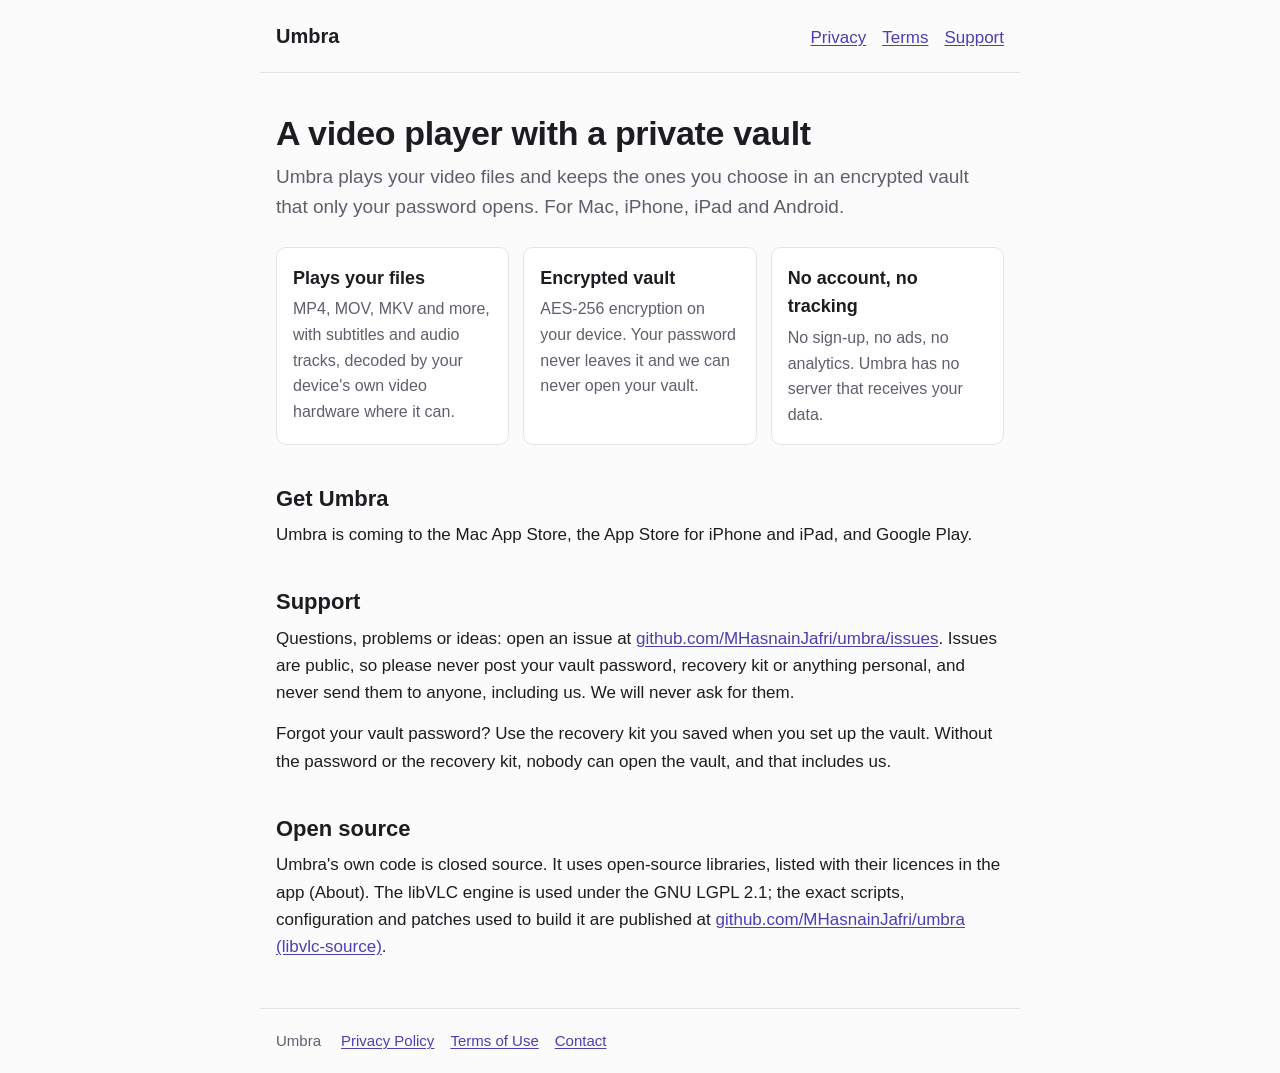
<file: index.html>
<!doctype html>
<html lang="en">
<head>
<meta charset="utf-8">
<meta name="viewport" content="width=device-width, initial-scale=1">
<meta http-equiv="Content-Security-Policy" content="default-src 'none'; style-src 'self'; img-src 'self'; base-uri 'none'; form-action 'none'">
<meta name="referrer" content="no-referrer">
<meta name="description" content="Umbra is a video player with an encrypted private vault for Mac, iPhone, iPad and Android. No account, no ads, no tracking.">
<title>Umbra</title>
<link rel="stylesheet" href="style.css">
</head>
<body>
<header class="site">
  <a class="name" href="./">Umbra</a>
  <nav>
    <a href="privacy.html">Privacy</a>
    <a href="terms.html">Terms</a>
    <a href="#support">Support</a>
  </nav>
</header>

<main>
  <h1>A video player with a private vault</h1>
  <p class="lead">Umbra plays your video files and keeps the ones you choose in an encrypted vault that
  only your password opens. For Mac, iPhone, iPad and Android.</p>

  <div class="cards">
    <div class="card">
      <h3>Plays your files</h3>
      <p>MP4, MOV, MKV and more, with subtitles and audio tracks, decoded by your device's own video hardware where it can.</p>
    </div>
    <div class="card">
      <h3>Encrypted vault</h3>
      <p>AES-256 encryption on your device. Your password never leaves it and we can never open your vault.</p>
    </div>
    <div class="card">
      <h3>No account, no tracking</h3>
      <p>No sign-up, no ads, no analytics. Umbra has no server that receives your data.</p>
    </div>
  </div>

  <h2>Get Umbra</h2>
  <p>Umbra is coming to the Mac App Store, the App Store for iPhone and iPad, and Google Play.</p>

  <h2 id="support">Support</h2>
  <p>Questions, problems or ideas: open an issue at <a href="https://github.com/MHasnainJafri/umbra/issues">github.com/MHasnainJafri/umbra/issues</a>. Issues are public, so please never post
  your vault password, recovery kit or anything personal, and never send them to anyone, including us. We will never ask for them.</p>
  <p>Forgot your vault password? Use the recovery kit you saved when you set up the vault. Without the
  password or the recovery kit, nobody can open the vault, and that includes us.</p>

  <h2>Open source</h2>
  <p>Umbra's own code is closed source. It uses open-source libraries, listed with their licences in the
  app (About). The libVLC engine is used under the GNU LGPL 2.1; the exact scripts, configuration and
  patches used to build it are published at
  <a href="https://github.com/MHasnainJafri/umbra/tree/main/libvlc-source">github.com/MHasnainJafri/umbra (libvlc-source)</a>.</p>
</main>

<footer class="site">
  <span>Umbra</span>
  <nav>
    <a href="privacy.html">Privacy Policy</a>
    <a href="terms.html">Terms of Use</a>
    <a href="https://github.com/MHasnainJafri/umbra/issues">Contact</a>
  </nav>
</footer>
</body>
</html>
</file>
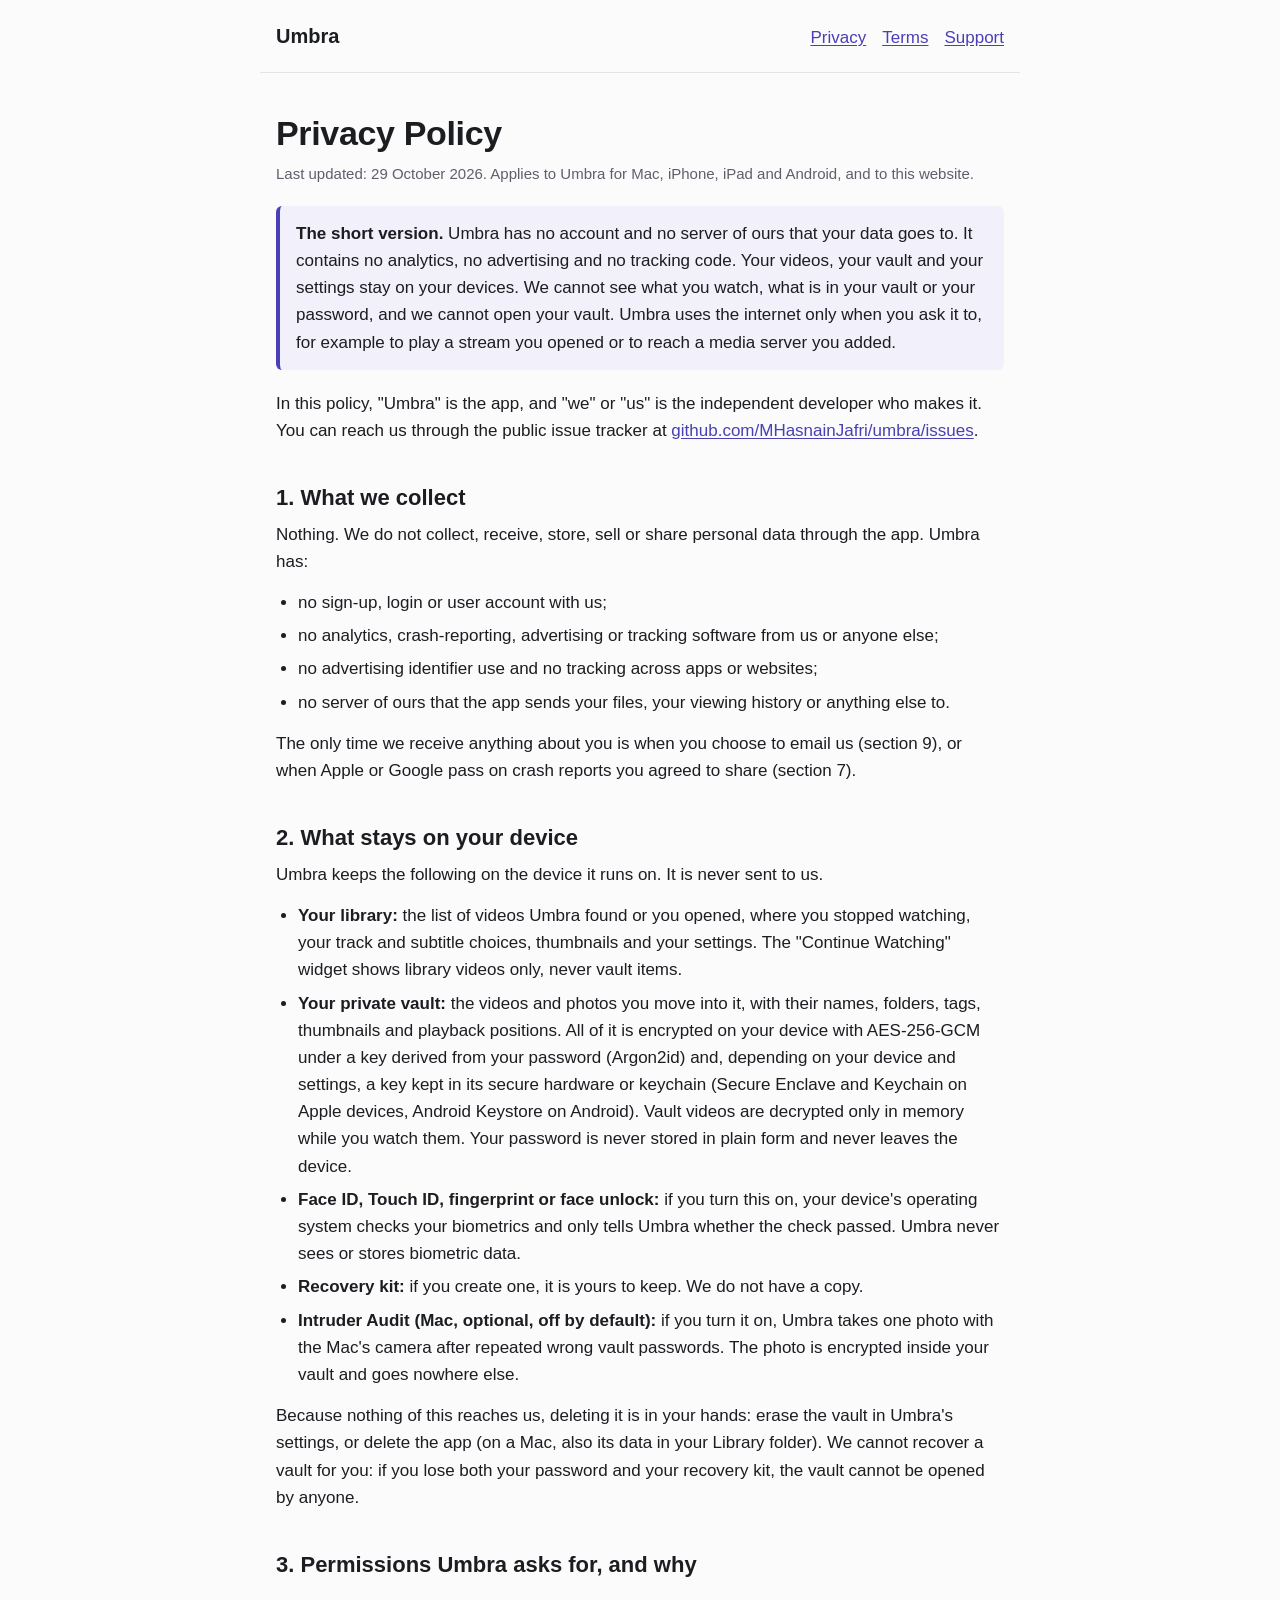
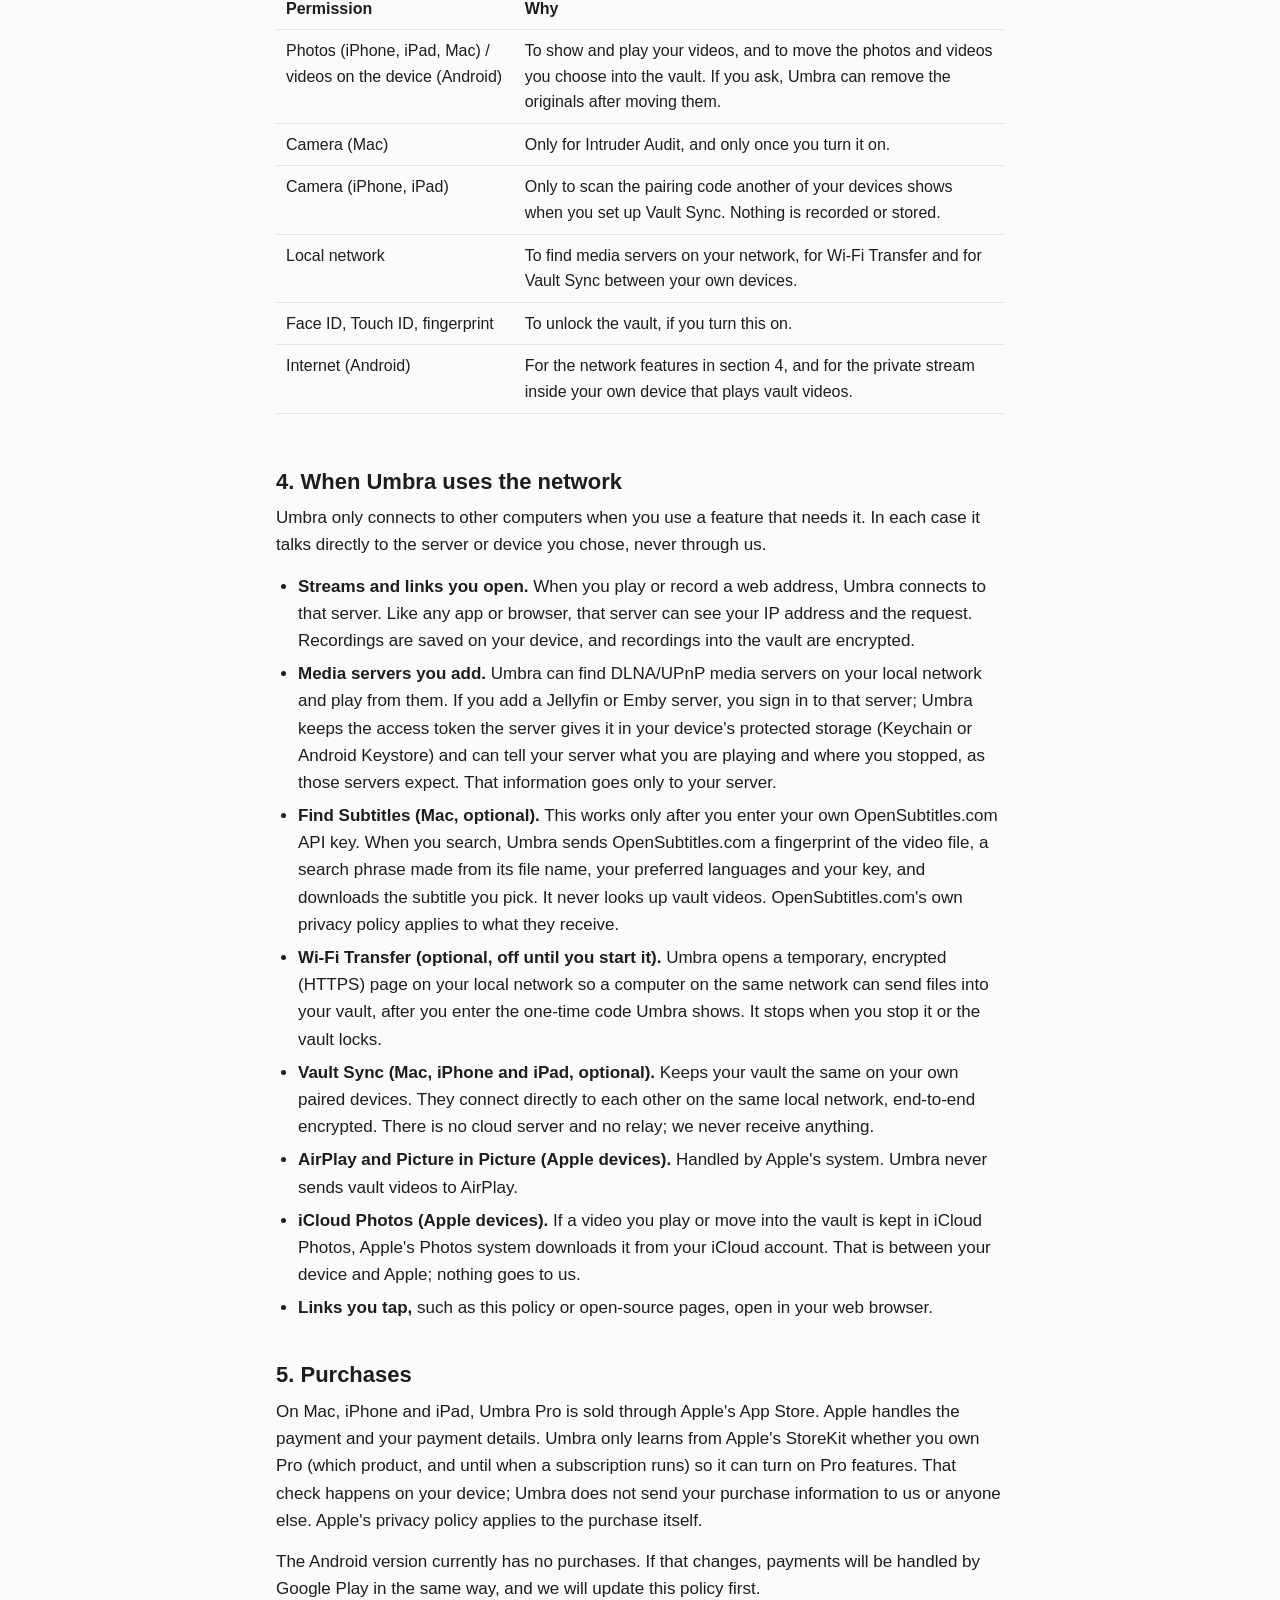
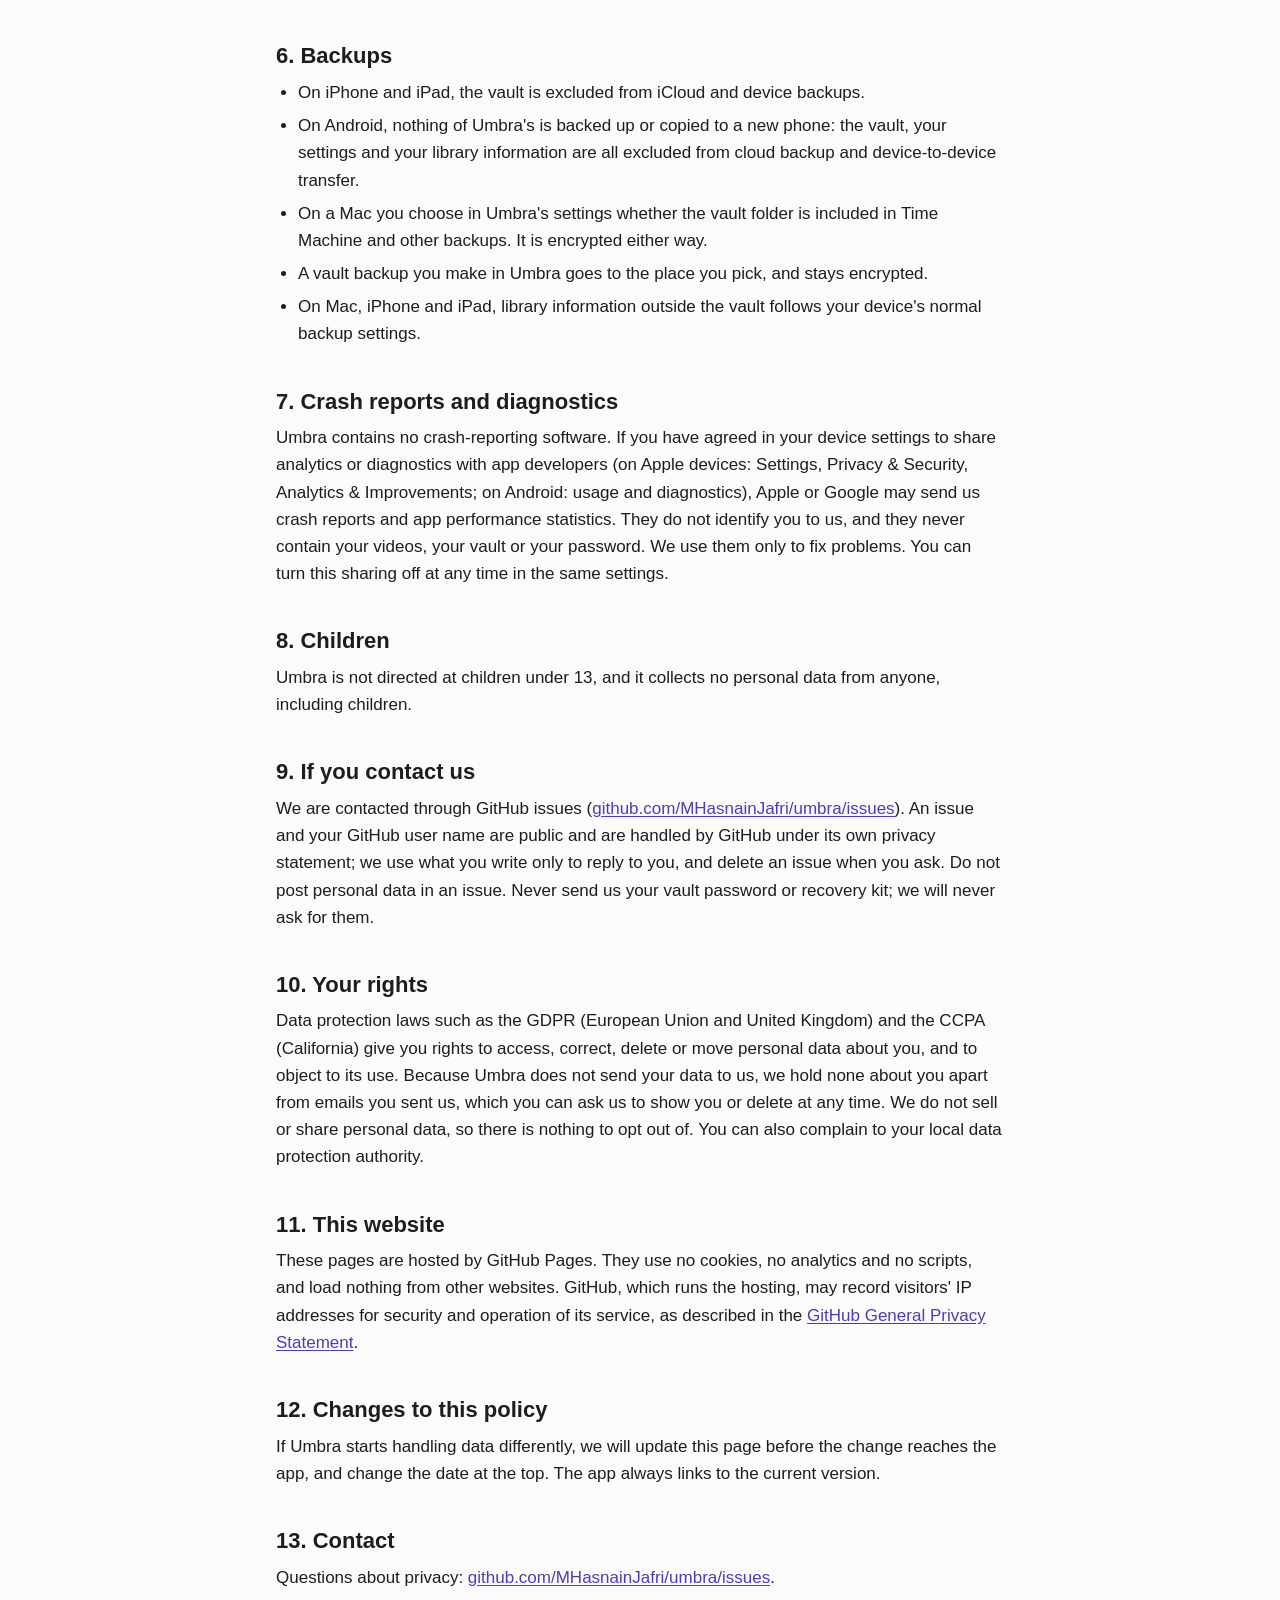
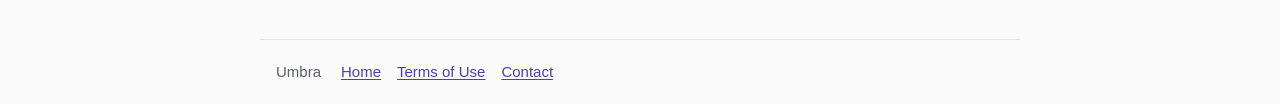
<file: privacy.html>
<!doctype html>
<html lang="en">
<head>
<meta charset="utf-8">
<meta name="viewport" content="width=device-width, initial-scale=1">
<meta http-equiv="Content-Security-Policy" content="default-src 'none'; style-src 'self'; img-src 'self'; base-uri 'none'; form-action 'none'">
<meta name="referrer" content="no-referrer">
<meta name="description" content="Umbra's privacy policy: no account, no analytics, no tracking. Your videos and your vault stay on your devices.">
<title>Umbra Privacy Policy</title>
<link rel="stylesheet" href="style.css">
</head>
<body>
<header class="site">
  <a class="name" href="./">Umbra</a>
  <nav>
    <a href="privacy.html" aria-current="page">Privacy</a>
    <a href="terms.html">Terms</a>
    <a href="./#support">Support</a>
  </nav>
</header>

<main>
  <h1>Privacy Policy</h1>
  <p class="updated">Last updated: 29 October 2026. Applies to Umbra for Mac, iPhone, iPad and Android, and to this website.</p>

  <div class="note">
    <p><strong>The short version.</strong> Umbra has no account and no server of ours that your data goes to. It
    contains no analytics, no advertising and no tracking code. Your videos, your vault and your settings stay
    on your devices. We cannot see what you watch, what is in your vault or your password, and we cannot open
    your vault. Umbra uses the internet only when you ask it to, for example to play a stream you opened or to
    reach a media server you added.</p>
  </div>

  <p>In this policy, "Umbra" is the app, and "we" or "us" is the independent developer who makes it. You can
  reach us through the public issue tracker at <a href="https://github.com/MHasnainJafri/umbra/issues">github.com/MHasnainJafri/umbra/issues</a>.</p>

  <h2>1. What we collect</h2>
  <p>Nothing. We do not collect, receive, store, sell or share personal data through the app. Umbra has:</p>
  <ul>
    <li>no sign-up, login or user account with us;</li>
    <li>no analytics, crash-reporting, advertising or tracking software from us or anyone else;</li>
    <li>no advertising identifier use and no tracking across apps or websites;</li>
    <li>no server of ours that the app sends your files, your viewing history or anything else to.</li>
  </ul>
  <p>The only time we receive anything about you is when you choose to email us (section 9), or when Apple or
  Google pass on crash reports you agreed to share (section 7).</p>

  <h2>2. What stays on your device</h2>
  <p>Umbra keeps the following on the device it runs on. It is never sent to us.</p>
  <ul>
    <li><strong>Your library:</strong> the list of videos Umbra found or you opened, where you stopped watching,
    your track and subtitle choices, thumbnails and your settings. The "Continue Watching" widget shows library
    videos only, never vault items.</li>
    <li><strong>Your private vault:</strong> the videos and photos you move into it, with their names, folders,
    tags, thumbnails and playback positions. All of it is encrypted on your device with AES-256-GCM under a
    key derived from your password (Argon2id) and, depending on your device and settings, a key kept in its
    secure hardware or keychain (Secure Enclave and Keychain on Apple devices, Android Keystore on Android).
    Vault videos are decrypted only in memory while you watch them. Your password is never stored in plain
    form and never leaves the device.</li>
    <li><strong>Face ID, Touch ID, fingerprint or face unlock:</strong> if you turn this on, your device's
    operating system checks your biometrics and only tells Umbra whether the check passed. Umbra never sees or
    stores biometric data.</li>
    <li><strong>Recovery kit:</strong> if you create one, it is yours to keep. We do not have a copy.</li>
    <li><strong>Intruder Audit (Mac, optional, off by default):</strong> if you turn it on, Umbra takes one
    photo with the Mac's camera after repeated wrong vault passwords. The photo is encrypted inside your vault
    and goes nowhere else.</li>
  </ul>
  <p>Because nothing of this reaches us, deleting it is in your hands: erase the vault in Umbra's settings, or
  delete the app (on a Mac, also its data in your Library folder). We cannot recover a vault for you: if you
  lose both your password and your recovery kit, the vault cannot be opened by anyone.</p>

  <h2>3. Permissions Umbra asks for, and why</h2>
  <div class="table-wrap">
  <table>
    <thead><tr><th>Permission</th><th>Why</th></tr></thead>
    <tbody>
      <tr><td>Photos (iPhone, iPad, Mac) / videos on the device (Android)</td><td>To show and play your videos, and to move the photos and videos you choose into the vault. If you ask, Umbra can remove the originals after moving them.</td></tr>
      <tr><td>Camera (Mac)</td><td>Only for Intruder Audit, and only once you turn it on.</td></tr>
      <tr><td>Camera (iPhone, iPad)</td><td>Only to scan the pairing code another of your devices shows when you set up Vault Sync. Nothing is recorded or stored.</td></tr>
      <tr><td>Local network</td><td>To find media servers on your network, for Wi-Fi Transfer and for Vault Sync between your own devices.</td></tr>
      <tr><td>Face ID, Touch ID, fingerprint</td><td>To unlock the vault, if you turn this on.</td></tr>
      <tr><td>Internet (Android)</td><td>For the network features in section 4, and for the private stream inside your own device that plays vault videos.</td></tr>
    </tbody>
  </table>
  </div>

  <h2>4. When Umbra uses the network</h2>
  <p>Umbra only connects to other computers when you use a feature that needs it. In each case it talks
  directly to the server or device you chose, never through us.</p>
  <ul>
    <li><strong>Streams and links you open.</strong> When you play or record a web address, Umbra connects to that
    server. Like any app or browser, that server can see your IP address and the request. Recordings are saved on
    your device, and recordings into the vault are encrypted.</li>
    <li><strong>Media servers you add.</strong> Umbra can find DLNA/UPnP media servers on your local network and
    play from them. If you add a Jellyfin or Emby server, you sign in to that server; Umbra keeps the access
    token the server gives it in your device's protected storage (Keychain or Android Keystore) and can tell
    your server what you are playing and where you stopped, as those servers expect. That information goes
    only to your server.</li>
    <li><strong>Find Subtitles (Mac, optional).</strong> This works only after you enter your own
    OpenSubtitles.com API key. When you search, Umbra sends OpenSubtitles.com a fingerprint of the video file,
    a search phrase made from its file name, your preferred languages and your key, and downloads the subtitle
    you pick. It never looks up vault videos. OpenSubtitles.com's own privacy policy applies to what they
    receive.</li>
    <li><strong>Wi-Fi Transfer (optional, off until you start it).</strong> Umbra opens a temporary, encrypted
    (HTTPS) page on your local network so a computer on the same network can send files into your vault, after
    you enter the one-time code Umbra shows. It stops when you stop it or the vault locks.</li>
    <li><strong>Vault Sync (Mac, iPhone and iPad, optional).</strong> Keeps your vault the same on your own
    paired devices. They connect directly to each other on the same local network, end-to-end encrypted. There
    is no cloud server and no relay; we never receive anything.</li>
    <li><strong>AirPlay and Picture in Picture (Apple devices).</strong> Handled by Apple's system. Umbra never
    sends vault videos to AirPlay.</li>
    <li><strong>iCloud Photos (Apple devices).</strong> If a video you play or move into the vault is kept in
    iCloud Photos, Apple's Photos system downloads it from your iCloud account. That is between your device and
    Apple; nothing goes to us.</li>
    <li><strong>Links you tap,</strong> such as this policy or open-source pages, open in your web browser.</li>
  </ul>

  <h2>5. Purchases</h2>
  <p>On Mac, iPhone and iPad, Umbra Pro is sold through Apple's App Store. Apple handles the payment and your
  payment details. Umbra only learns from Apple's StoreKit whether you own Pro (which product, and until when a
  subscription runs) so it can turn on Pro features. That check happens on your device; Umbra does not send
  your purchase information to us or anyone else. Apple's privacy policy applies to the purchase itself.</p>
  <p>The Android version currently has no purchases. If that changes, payments will be handled by Google Play
  in the same way, and we will update this policy first.</p>

  <h2>6. Backups</h2>
  <ul>
    <li>On iPhone and iPad, the vault is excluded from iCloud and device backups.</li>
    <li>On Android, nothing of Umbra's is backed up or copied to a new phone: the vault, your settings and
    your library information are all excluded from cloud backup and device-to-device transfer.</li>
    <li>On a Mac you choose in Umbra's settings whether the vault folder is included in Time Machine and other
    backups. It is encrypted either way.</li>
    <li>A vault backup you make in Umbra goes to the place you pick, and stays encrypted.</li>
    <li>On Mac, iPhone and iPad, library information outside the vault follows your device's normal backup
    settings.</li>
  </ul>

  <h2>7. Crash reports and diagnostics</h2>
  <p>Umbra contains no crash-reporting software. If you have agreed in your device settings to share analytics
  or diagnostics with app developers (on Apple devices: Settings, Privacy &amp; Security, Analytics &amp;
  Improvements; on Android: usage and diagnostics), Apple or Google may send us crash reports and app
  performance statistics. They do not identify you to us, and they never contain your videos, your vault or
  your password. We use them only to fix problems. You can turn this sharing off at any time in the same
  settings.</p>

  <h2>8. Children</h2>
  <p>Umbra is not directed at children under 13, and it collects no personal data from anyone, including
  children.</p>

  <h2>9. If you contact us</h2>
  <p>We are contacted through GitHub issues (<a href="https://github.com/MHasnainJafri/umbra/issues">github.com/MHasnainJafri/umbra/issues</a>). An issue
  and your GitHub user name are public and are handled by GitHub under its own privacy statement; we use what
  you write only to reply to you, and delete an issue when you ask. Do not post personal data in an issue. Never send us your vault password or recovery kit; we will never ask
  for them.</p>

  <h2>10. Your rights</h2>
  <p>Data protection laws such as the GDPR (European Union and United Kingdom) and the CCPA (California) give
  you rights to access, correct, delete or move personal data about you, and to object to its use. Because
  Umbra does not send your data to us, we hold none about you apart from emails you sent us, which you can ask
  us to show you or delete at any time. We do not sell or share personal data, so there is nothing to opt out
  of. You can also complain to your local data protection authority.</p>

  <h2>11. This website</h2>
  <p>These pages are hosted by GitHub Pages. They use no cookies, no analytics and no scripts, and load
  nothing from other websites. GitHub, which runs the hosting, may record visitors' IP addresses for security
  and operation of its service, as described in the
  <a href="https://docs.github.com/en/site-policy/privacy-policies/github-general-privacy-statement">GitHub General Privacy Statement</a>.</p>

  <h2>12. Changes to this policy</h2>
  <p>If Umbra starts handling data differently, we will update this page before the change reaches the app,
  and change the date at the top. The app always links to the current version.</p>

  <h2>13. Contact</h2>
  <p>Questions about privacy: <a href="https://github.com/MHasnainJafri/umbra/issues">github.com/MHasnainJafri/umbra/issues</a>.</p>
</main>

<footer class="site">
  <span>Umbra</span>
  <nav>
    <a href="./">Home</a>
    <a href="terms.html">Terms of Use</a>
    <a href="https://github.com/MHasnainJafri/umbra/issues">Contact</a>
  </nav>
</footer>
</body>
</html>
</file>
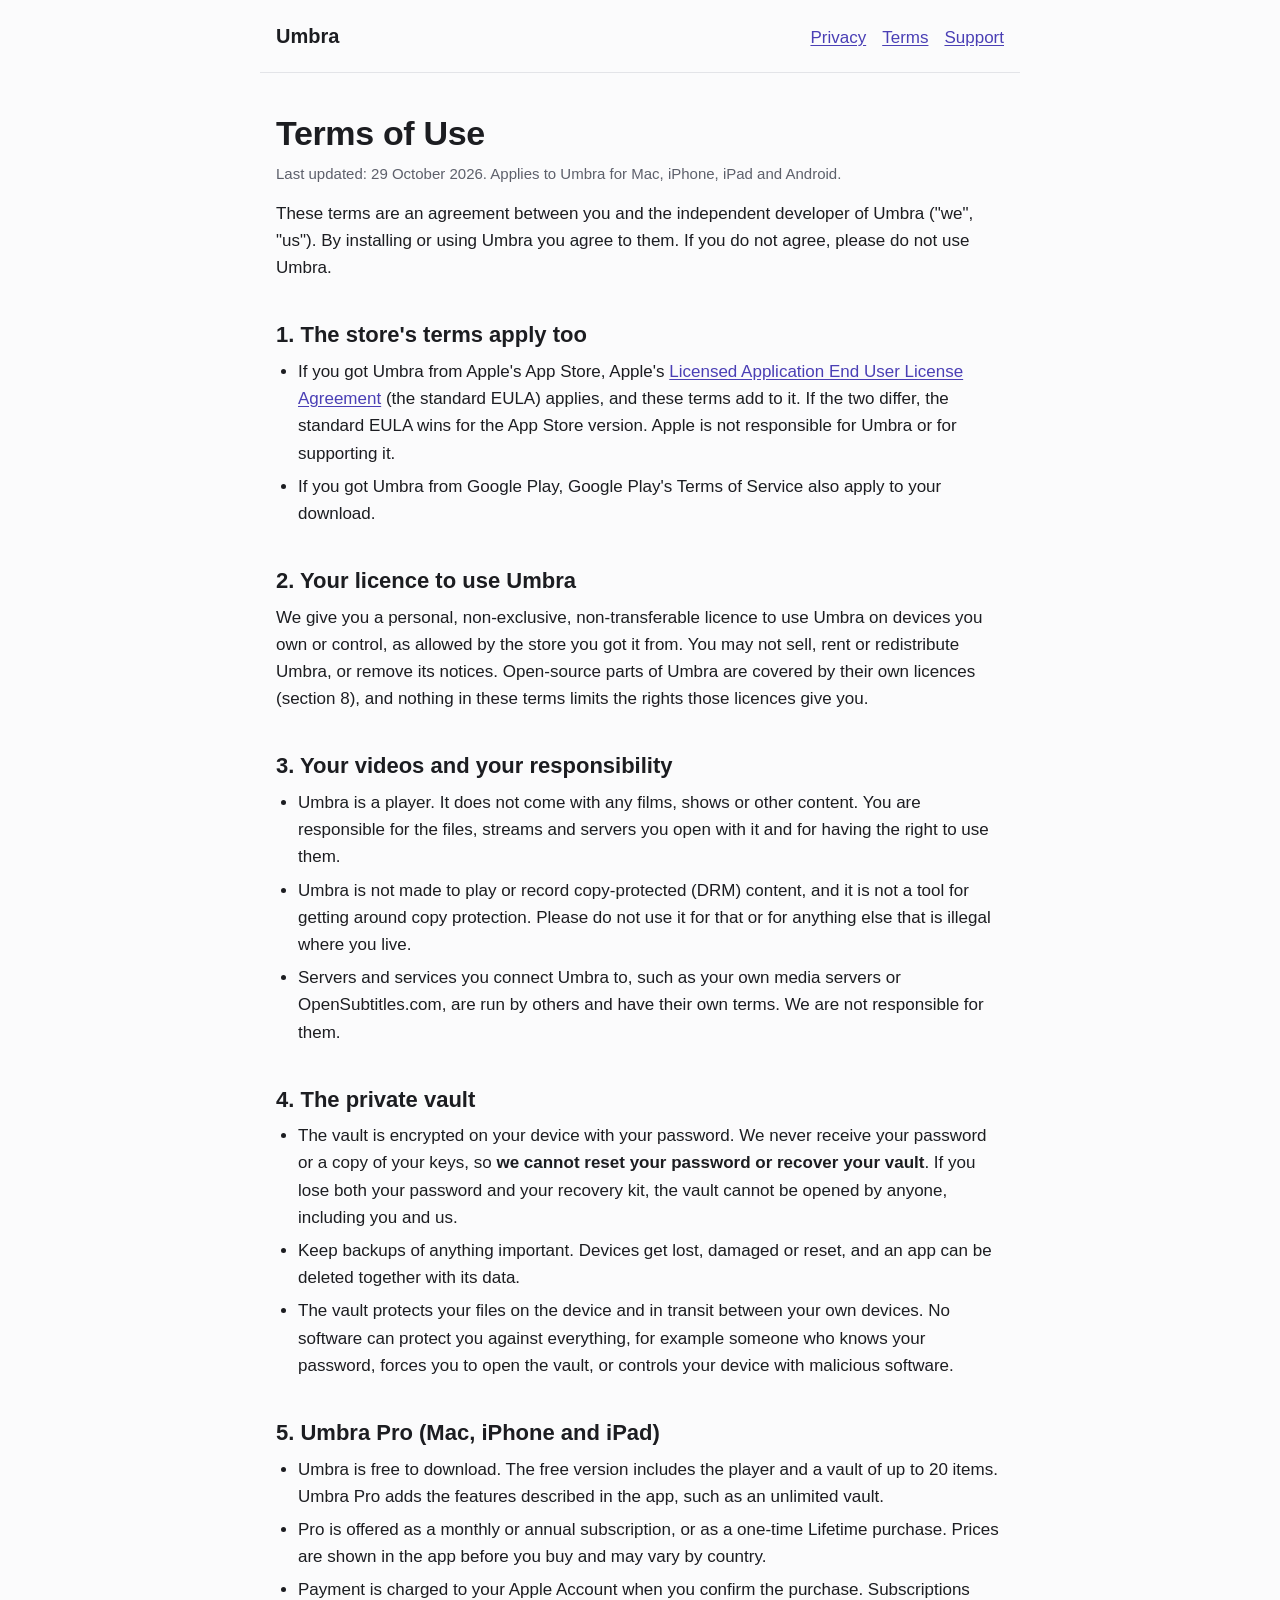
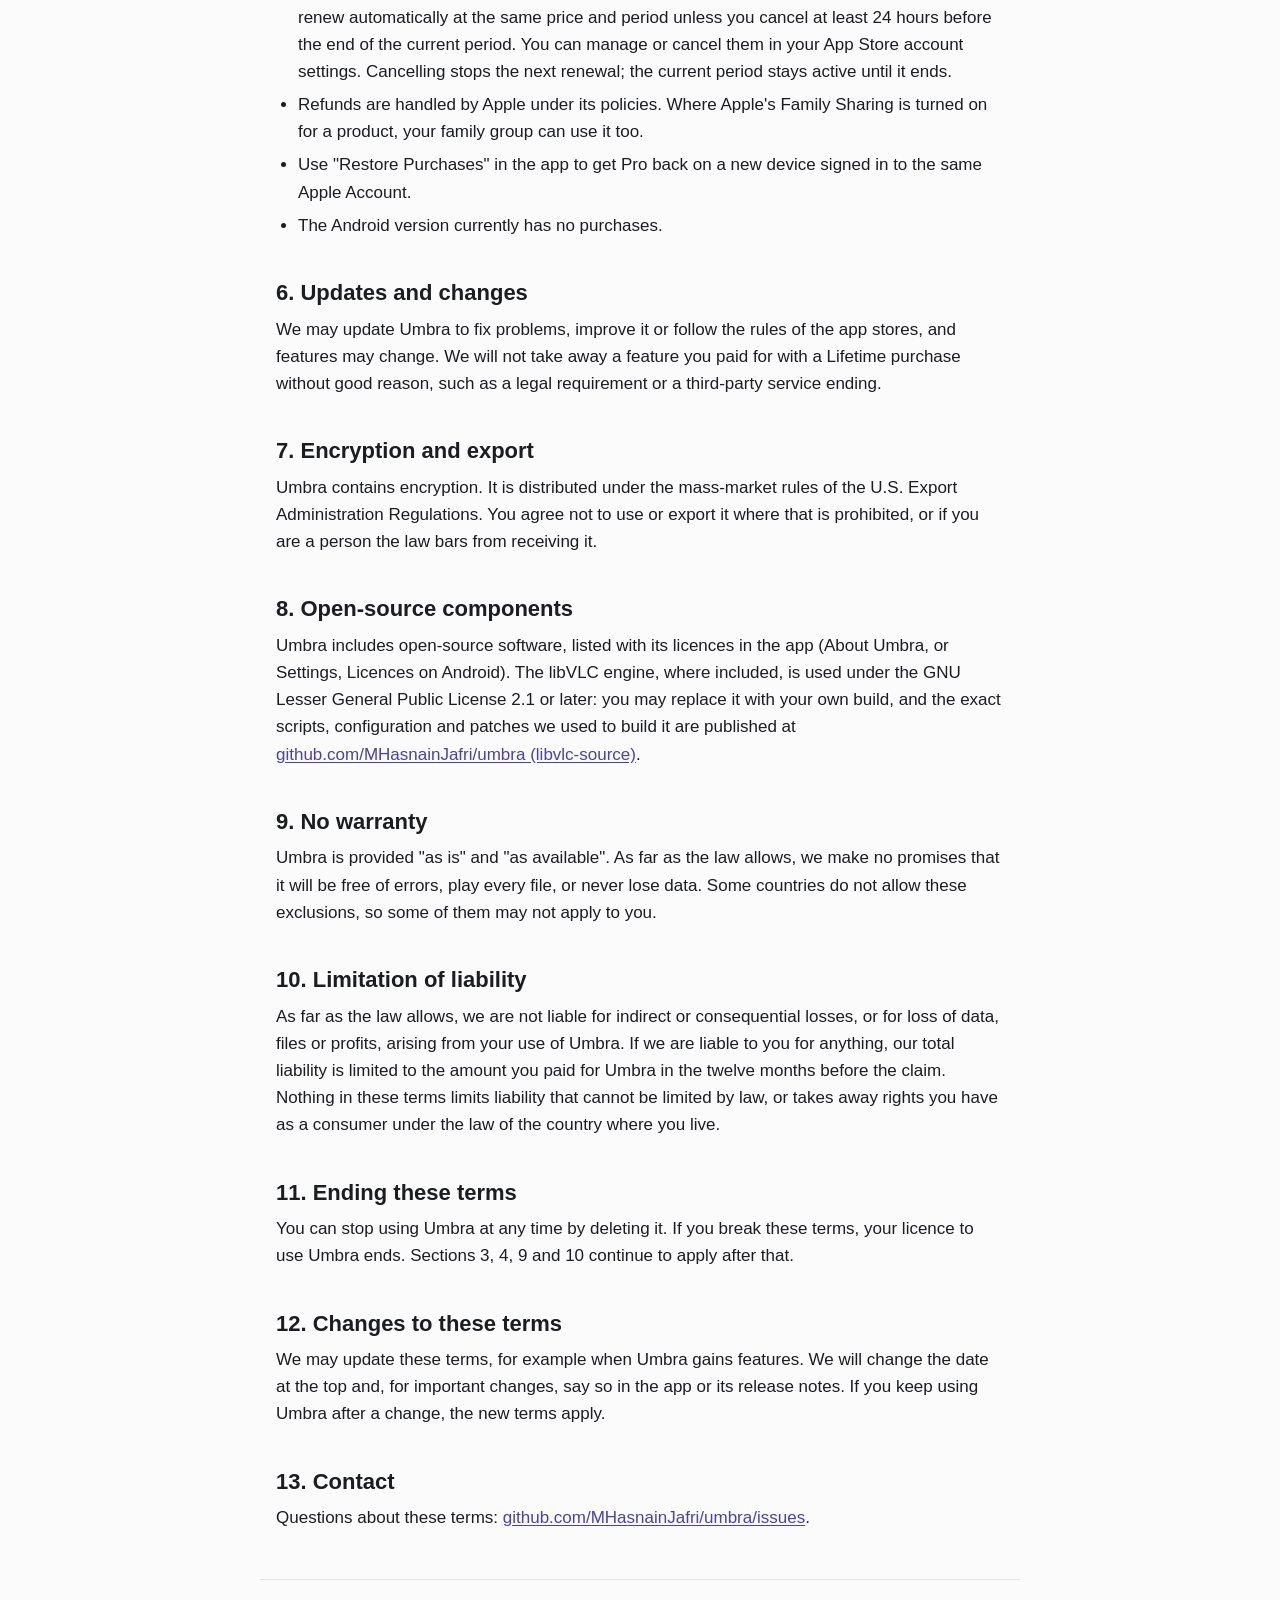
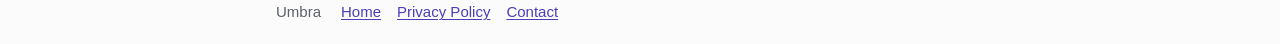
<file: terms.html>
<!doctype html>
<html lang="en">
<head>
<meta charset="utf-8">
<meta name="viewport" content="width=device-width, initial-scale=1">
<meta http-equiv="Content-Security-Policy" content="default-src 'none'; style-src 'self'; img-src 'self'; base-uri 'none'; form-action 'none'">
<meta name="referrer" content="no-referrer">
<meta name="description" content="Terms of use for the Umbra video player and private vault.">
<title>Umbra Terms of Use</title>
<link rel="stylesheet" href="style.css">
</head>
<body>
<header class="site">
  <a class="name" href="./">Umbra</a>
  <nav>
    <a href="privacy.html">Privacy</a>
    <a href="terms.html" aria-current="page">Terms</a>
    <a href="./#support">Support</a>
  </nav>
</header>

<main>
  <h1>Terms of Use</h1>
  <p class="updated">Last updated: 29 October 2026. Applies to Umbra for Mac, iPhone, iPad and Android.</p>

  <p>These terms are an agreement between you and the independent developer of Umbra ("we", "us"). By
  installing or using Umbra you agree to them. If you do not agree, please do not use Umbra.</p>

  <h2>1. The store's terms apply too</h2>
  <ul>
    <li>If you got Umbra from Apple's App Store, Apple's
    <a href="https://www.apple.com/legal/internet-services/itunes/dev/stdeula/">Licensed Application End User
    License Agreement</a> (the standard EULA) applies, and these terms add to it. If the two differ, the standard
    EULA wins for the App Store version. Apple is not responsible for Umbra or for supporting it.</li>
    <li>If you got Umbra from Google Play, Google Play's Terms of Service also apply to your download.</li>
  </ul>

  <h2>2. Your licence to use Umbra</h2>
  <p>We give you a personal, non-exclusive, non-transferable licence to use Umbra on devices you own or
  control, as allowed by the store you got it from. You may not sell, rent or redistribute Umbra, or remove its
  notices. Open-source parts of Umbra are covered by their own licences (section 8), and nothing in these terms
  limits the rights those licences give you.</p>

  <h2>3. Your videos and your responsibility</h2>
  <ul>
    <li>Umbra is a player. It does not come with any films, shows or other content. You are responsible for the
    files, streams and servers you open with it and for having the right to use them.</li>
    <li>Umbra is not made to play or record copy-protected (DRM) content, and it is not a tool for getting
    around copy protection. Please do not use it for that or for anything else that is illegal where you
    live.</li>
    <li>Servers and services you connect Umbra to, such as your own media servers or OpenSubtitles.com, are run
    by others and have their own terms. We are not responsible for them.</li>
  </ul>

  <h2>4. The private vault</h2>
  <ul>
    <li>The vault is encrypted on your device with your password. We never receive your password or a copy of
    your keys, so <strong>we cannot reset your password or recover your vault</strong>. If you lose both your
    password and your recovery kit, the vault cannot be opened by anyone, including you and us.</li>
    <li>Keep backups of anything important. Devices get lost, damaged or reset, and an app can be deleted
    together with its data.</li>
    <li>The vault protects your files on the device and in transit between your own devices. No software can
    protect you against everything, for example someone who knows your password, forces you to open the vault,
    or controls your device with malicious software.</li>
  </ul>

  <h2>5. Umbra Pro (Mac, iPhone and iPad)</h2>
  <ul>
    <li>Umbra is free to download. The free version includes the player and a vault of up to 20 items. Umbra Pro
    adds the features described in the app, such as an unlimited vault.</li>
    <li>Pro is offered as a monthly or annual subscription, or as a one-time Lifetime purchase. Prices are shown
    in the app before you buy and may vary by country.</li>
    <li>Payment is charged to your Apple Account when you confirm the purchase. Subscriptions renew
    automatically at the same price and period unless you cancel at least 24 hours before the end of the current
    period. You can manage or cancel them in your App Store account settings. Cancelling stops the next renewal;
    the current period stays active until it ends.</li>
    <li>Refunds are handled by Apple under its policies. Where Apple's Family Sharing is turned on for a
    product, your family group can use it too.</li>
    <li>Use "Restore Purchases" in the app to get Pro back on a new device signed in to the same Apple
    Account.</li>
    <li>The Android version currently has no purchases.</li>
  </ul>

  <h2>6. Updates and changes</h2>
  <p>We may update Umbra to fix problems, improve it or follow the rules of the app stores, and features may
  change. We will not take away a feature you paid for with a Lifetime purchase without good reason, such as a
  legal requirement or a third-party service ending.</p>

  <h2>7. Encryption and export</h2>
  <p>Umbra contains encryption. It is distributed under the mass-market rules of the U.S. Export Administration
  Regulations. You agree not to use or export it where that is prohibited, or if you are a person the law bars
  from receiving it.</p>

  <h2>8. Open-source components</h2>
  <p>Umbra includes open-source software, listed with its licences in the app (About Umbra, or Settings,
  Licences on Android). The libVLC engine, where included, is used under the GNU Lesser General Public License
  2.1 or later: you may replace it with your own build, and the exact scripts, configuration and patches we used
  to build it are published at
  <a href="https://github.com/MHasnainJafri/umbra/tree/main/libvlc-source">github.com/MHasnainJafri/umbra (libvlc-source)</a>.</p>

  <h2>9. No warranty</h2>
  <p>Umbra is provided "as is" and "as available". As far as the law allows, we make no promises that it will
  be free of errors, play every file, or never lose data. Some countries do not allow these exclusions, so some
  of them may not apply to you.</p>

  <h2>10. Limitation of liability</h2>
  <p>As far as the law allows, we are not liable for indirect or consequential losses, or for loss of data,
  files or profits, arising from your use of Umbra. If we are liable to you for anything, our total liability is
  limited to the amount you paid for Umbra in the twelve months before the claim. Nothing in these terms limits
  liability that cannot be limited by law, or takes away rights you have as a consumer under the law of the
  country where you live.</p>

  <h2>11. Ending these terms</h2>
  <p>You can stop using Umbra at any time by deleting it. If you break these terms, your licence to use Umbra
  ends. Sections 3, 4, 9 and 10 continue to apply after that.</p>

  <h2>12. Changes to these terms</h2>
  <p>We may update these terms, for example when Umbra gains features. We will change the date at the top and,
  for important changes, say so in the app or its release notes. If you keep using Umbra after a change, the new
  terms apply.</p>

  <h2>13. Contact</h2>
  <p>Questions about these terms: <a href="https://github.com/MHasnainJafri/umbra/issues">github.com/MHasnainJafri/umbra/issues</a>.</p>
</main>

<footer class="site">
  <span>Umbra</span>
  <nav>
    <a href="./">Home</a>
    <a href="privacy.html">Privacy Policy</a>
    <a href="https://github.com/MHasnainJafri/umbra/issues">Contact</a>
  </nav>
</footer>
</body>
</html>
</file>
<file: style.css>
/* Umbra public pages: one stylesheet, no web fonts, no scripts, light and dark. */
:root {
  color-scheme: light dark;
  --bg: #fbfbfc;
  --surface: #ffffff;
  --text: #1c1d21;
  --muted: #5d606b;
  --rule: #e3e4e8;
  --accent: #4a3fb5;
  --accent-text: #ffffff;
  --note-bg: #f1f0fb;
}

@media (prefers-color-scheme: dark) {
  :root {
    --bg: #111215;
    --surface: #1a1b20;
    --text: #e9e9ee;
    --muted: #a3a5b0;
    --rule: #2c2e36;
    --accent: #a9a1ff;
    --accent-text: #111215;
    --note-bg: #1f1d33;
  }
}

* { box-sizing: border-box; }

html { -webkit-text-size-adjust: 100%; text-size-adjust: 100%; }

body {
  margin: 0;
  background: var(--bg);
  color: var(--text);
  font: 17px/1.6 -apple-system, BlinkMacSystemFont, "Segoe UI", Roboto, "Helvetica Neue", Arial, sans-serif;
}

a { color: var(--accent); text-underline-offset: 2px; }
a:focus-visible { outline: 2px solid var(--accent); outline-offset: 2px; border-radius: 2px; }

header.site, footer.site {
  max-width: 760px;
  margin: 0 auto;
  padding: 20px 16px;
  display: flex;
  flex-wrap: wrap;
  gap: 8px 20px;
  align-items: baseline;
}
header.site { border-bottom: 1px solid var(--rule); }
header.site .name { font-weight: 700; font-size: 20px; color: var(--text); text-decoration: none; margin-right: auto; }
header.site nav, footer.site nav { display: flex; flex-wrap: wrap; gap: 4px 16px; }
footer.site { border-top: 1px solid var(--rule); color: var(--muted); font-size: 15px; margin-top: 48px; }

main {
  max-width: 760px;
  margin: 0 auto;
  padding: 8px 16px 0;
}

h1 { font-size: 34px; line-height: 1.2; margin: 32px 0 8px; letter-spacing: -0.01em; }
h2 { font-size: 22px; line-height: 1.3; margin: 40px 0 8px; }
h3 { font-size: 18px; margin: 24px 0 4px; }
p, ul, ol, table { margin: 0 0 14px; }
ul, ol { padding-left: 22px; }
li { margin-bottom: 6px; }

.lead { font-size: 19px; color: var(--muted); margin-bottom: 24px; }
.updated { color: var(--muted); font-size: 15px; }

.note {
  background: var(--note-bg);
  border-left: 4px solid var(--accent);
  padding: 14px 16px;
  border-radius: 6px;
  margin: 20px 0;
}
.note p:last-child, .note ul:last-child { margin-bottom: 0; }

.cards {
  display: grid;
  grid-template-columns: repeat(auto-fit, minmax(210px, 1fr));
  gap: 14px;
  margin: 24px 0;
}
.card {
  background: var(--surface);
  border: 1px solid var(--rule);
  border-radius: 10px;
  padding: 16px;
}
.card h3 { margin-top: 0; }
.card p { margin: 0; color: var(--muted); font-size: 16px; }

.table-wrap { overflow-x: auto; }
table { border-collapse: collapse; width: 100%; font-size: 16px; }
th, td { text-align: left; vertical-align: top; padding: 8px 10px; border-bottom: 1px solid var(--rule); }
th { font-weight: 600; }

@media (max-width: 480px) {
  body { font-size: 16px; }
  h1 { font-size: 28px; }
}
</file>
